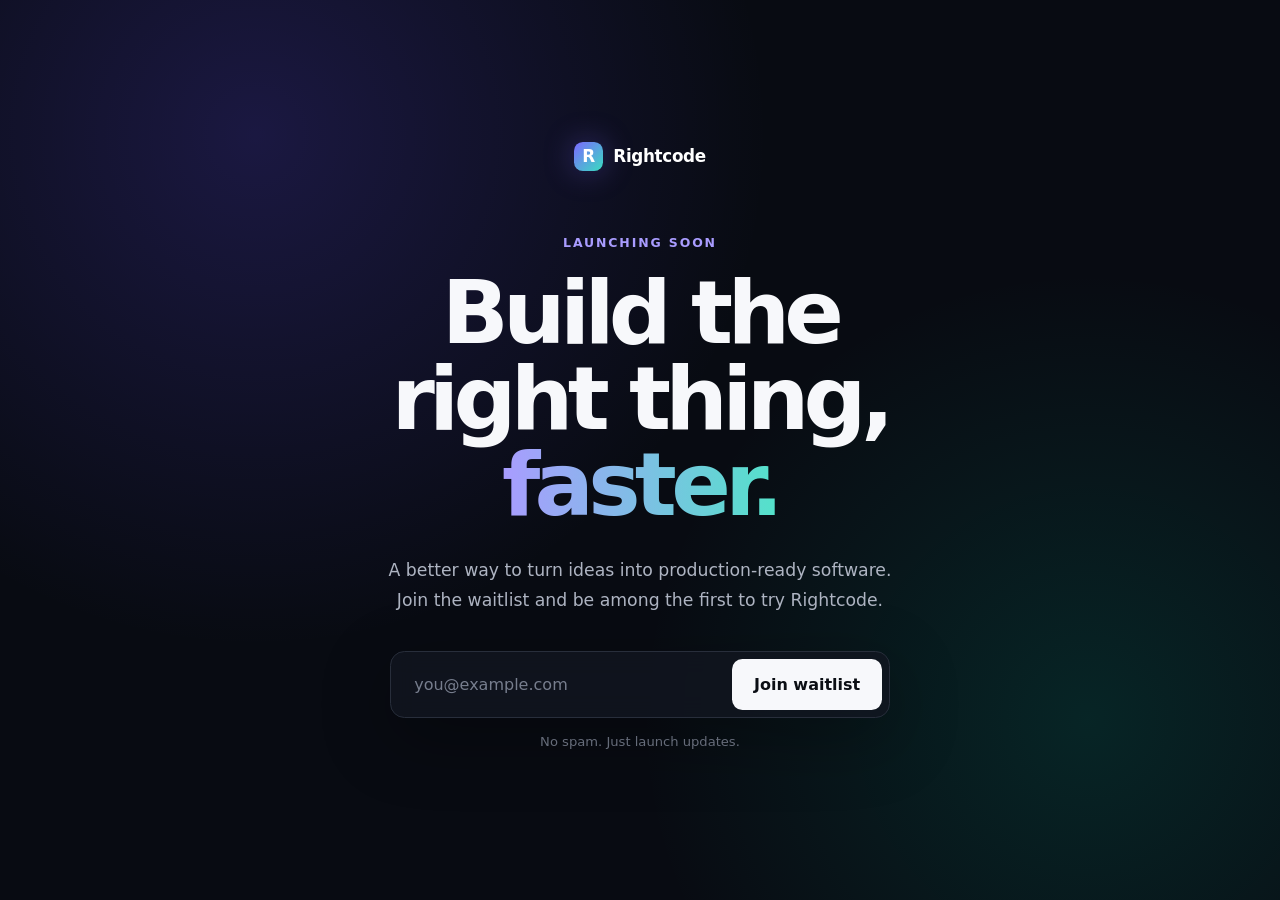
<file: index.html>
<!doctype html>
<html lang="en">
  <head>
    <meta charset="UTF-8" />
    <meta name="viewport" content="width=device-width, initial-scale=1.0" />
    <meta
      name="description"
      content="Join the Rightcode waitlist for early access and product updates."
    />
    <title>Rightcode — Join the waitlist</title>
    <style>
      :root {
        color-scheme: dark;
        font-family:
          Inter, ui-sans-serif, system-ui, -apple-system, BlinkMacSystemFont, "Segoe UI",
          sans-serif;
        background: #080b12;
        color: #f7f8fb;
      }

      * {
        box-sizing: border-box;
      }

      body {
        min-height: 100vh;
        margin: 0;
        display: grid;
        place-items: center;
        overflow: hidden;
        background:
          radial-gradient(circle at 20% 15%, rgba(101, 76, 255, 0.2), transparent 32rem),
          radial-gradient(circle at 85% 80%, rgba(0, 210, 170, 0.13), transparent 28rem),
          #080b12;
      }

      main {
        width: min(680px, calc(100% - 2rem));
        padding: 4rem 2rem;
        text-align: center;
      }

      .logo {
        display: inline-flex;
        align-items: center;
        gap: 0.65rem;
        margin-bottom: 4rem;
        color: #fff;
        font-size: 1.05rem;
        font-weight: 700;
        letter-spacing: -0.02em;
      }

      .logo-mark {
        width: 1.8rem;
        aspect-ratio: 1;
        display: grid;
        place-items: center;
        border-radius: 0.55rem;
        background: linear-gradient(135deg, #7c68ff, #38ddc0);
        box-shadow: 0 0 30px rgba(124, 104, 255, 0.35);
      }

      .eyebrow {
        margin: 0 0 1.25rem;
        color: #a99cff;
        font-size: 0.78rem;
        font-weight: 700;
        letter-spacing: 0.15em;
        text-transform: uppercase;
      }

      h1 {
        max-width: 620px;
        margin: 0 auto;
        font-size: clamp(2.8rem, 9vw, 5.5rem);
        line-height: 0.98;
        letter-spacing: -0.065em;
      }

      h1 span {
        color: transparent;
        background: linear-gradient(90deg, #a99cff, #53e2ca);
        background-clip: text;
        -webkit-background-clip: text;
      }

      .intro {
        max-width: 520px;
        margin: 1.75rem auto 2.25rem;
        color: #aeb4c2;
        font-size: 1.08rem;
        line-height: 1.7;
      }

      form {
        display: flex;
        gap: 0.65rem;
        max-width: 500px;
        margin: 0 auto;
        padding: 0.45rem;
        border: 1px solid #282e3b;
        border-radius: 0.9rem;
        background: rgba(18, 22, 32, 0.78);
        box-shadow: 0 20px 70px rgba(0, 0, 0, 0.32);
        backdrop-filter: blur(12px);
      }

      input,
      button {
        min-height: 3.15rem;
        border: 0;
        border-radius: 0.65rem;
        font: inherit;
      }

      input {
        min-width: 0;
        flex: 1;
        padding: 0 1rem;
        outline: none;
        background: transparent;
        color: #fff;
      }

      input::placeholder {
        color: #777e8e;
      }

      input:focus-visible {
        box-shadow: inset 0 0 0 2px #7c68ff;
      }

      button {
        padding: 0 1.35rem;
        cursor: pointer;
        background: #f7f8fb;
        color: #0b0e14;
        font-weight: 750;
        transition: transform 160ms ease, background 160ms ease;
      }

      button:hover {
        transform: translateY(-1px);
        background: #fff;
      }

      button:focus-visible {
        outline: 3px solid #7c68ff;
        outline-offset: 2px;
      }

      .note {
        min-height: 1.5rem;
        margin: 1rem 0 0;
        color: #777e8e;
        font-size: 0.82rem;
      }

      .note.success {
        color: #53e2ca;
      }

      @media (max-width: 540px) {
        main {
          padding-inline: 0.25rem;
        }

        .logo {
          margin-bottom: 3rem;
        }

        form {
          flex-direction: column;
        }

        input,
        button {
          width: 100%;
        }
      }

      @media (prefers-reduced-motion: reduce) {
        button {
          transition: none;
        }
      }
    </style>
  </head>
  <body>
    <main>
      <div class="logo" aria-label="Rightcode">
        <span class="logo-mark" aria-hidden="true">R</span>
        Rightcode
      </div>

      <p class="eyebrow">Launching soon</p>
      <h1>Build the right thing, <span>faster.</span></h1>
      <p class="intro">
        A better way to turn ideas into production-ready software. Join the waitlist and
        be among the first to try Rightcode.
      </p>

      <form id="waitlist-form">
        <label for="email" hidden>Email address</label>
        <input
          id="email"
          name="email"
          type="email"
          autocomplete="email"
          placeholder="you@example.com"
          aria-describedby="form-note"
          required
        />
        <button type="submit">Join waitlist</button>
      </form>
      <p class="note" id="form-note" aria-live="polite">No spam. Just launch updates.</p>
    </main>

    <script>
      const form = document.querySelector('#waitlist-form');
      const note = document.querySelector('#form-note');

      form.addEventListener('submit', (event) => {
        event.preventDefault();
        note.textContent = "You're on the list — we'll be in touch.";
        note.classList.add('success');
        form.reset();
      });
    </script>
  </body>
</html>
</file>
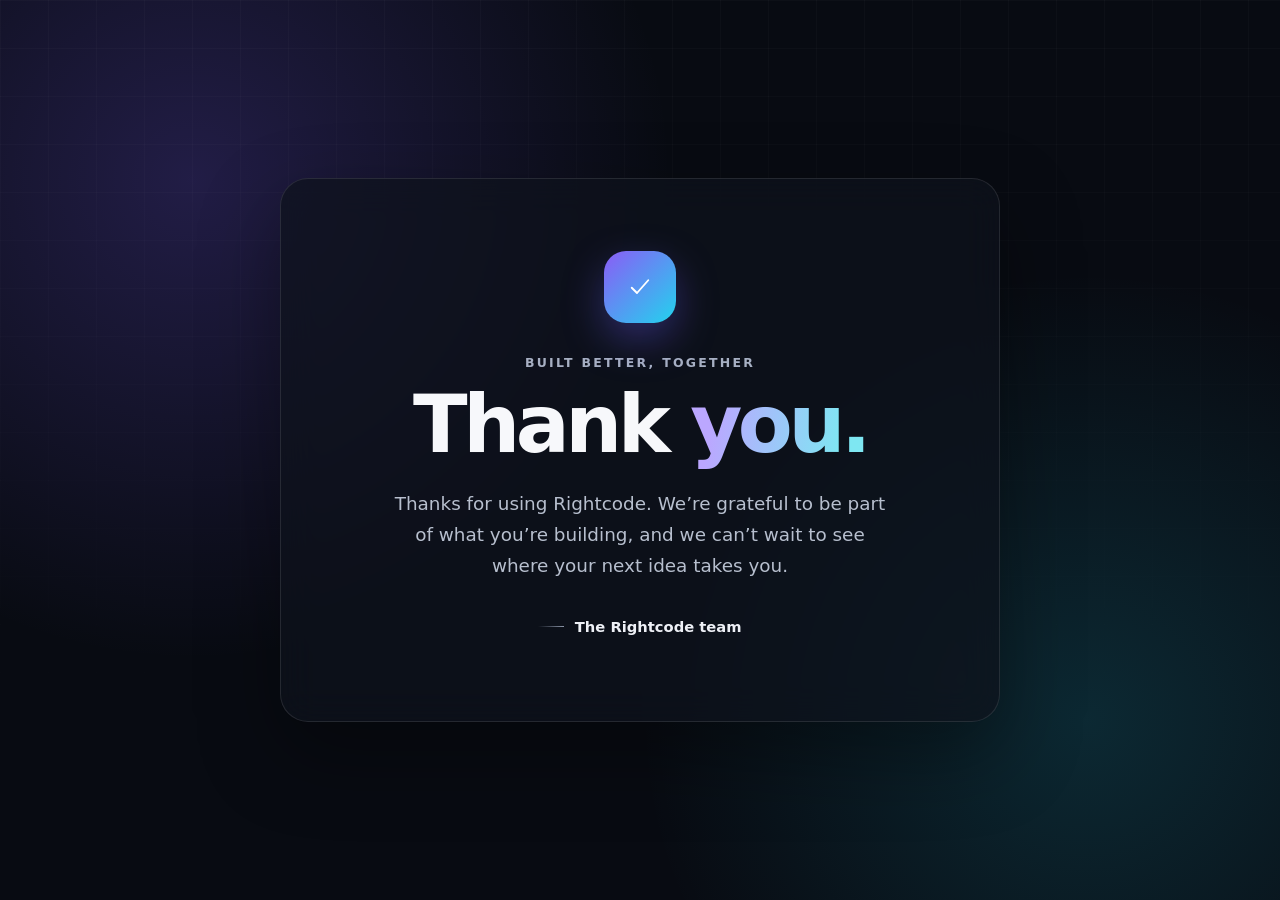
<file: thank-you.html>
<!doctype html>
<html lang="en">
  <head>
    <meta charset="utf-8" />
    <meta name="viewport" content="width=device-width, initial-scale=1" />
    <meta name="description" content="Thank you for using Rightcode." />
    <title>Thank You | Rightcode</title>
    <style>
      :root {
        color-scheme: dark;
        font-family:
          Inter, ui-sans-serif, system-ui, -apple-system, BlinkMacSystemFont, "Segoe UI",
          sans-serif;
        background: #080b12;
        color: #f7f8fb;
      }

      * {
        box-sizing: border-box;
      }

      body {
        min-width: 320px;
        min-height: 100vh;
        margin: 0;
        overflow: hidden;
        background:
          radial-gradient(circle at 15% 20%, rgba(125, 92, 255, 0.22), transparent 30rem),
          radial-gradient(circle at 85% 80%, rgba(34, 211, 238, 0.15), transparent 28rem),
          #080b12;
      }

      body::before {
        position: fixed;
        inset: 0;
        background-image:
          linear-gradient(rgba(255, 255, 255, 0.025) 1px, transparent 1px),
          linear-gradient(90deg, rgba(255, 255, 255, 0.025) 1px, transparent 1px);
        background-size: 48px 48px;
        content: "";
        mask-image: linear-gradient(to bottom, black, transparent 90%);
        pointer-events: none;
      }

      main {
        position: relative;
        display: grid;
        min-height: 100vh;
        place-items: center;
        padding: 2rem;
      }

      .card {
        width: min(100%, 720px);
        padding: clamp(2rem, 7vw, 4.5rem);
        border: 1px solid rgba(255, 255, 255, 0.1);
        border-radius: 28px;
        background: rgba(14, 18, 29, 0.72);
        box-shadow: 0 32px 80px rgba(0, 0, 0, 0.35);
        text-align: center;
        backdrop-filter: blur(18px);
      }

      .mark {
        display: grid;
        width: 72px;
        height: 72px;
        margin: 0 auto 2rem;
        border-radius: 22px;
        background: linear-gradient(135deg, #8b5cf6, #22d3ee);
        box-shadow: 0 16px 40px rgba(109, 94, 252, 0.35);
        place-items: center;
      }

      .mark svg {
        width: 36px;
        height: 36px;
        fill: none;
        stroke: white;
        stroke-linecap: round;
        stroke-linejoin: round;
        stroke-width: 2.5;
      }

      .eyebrow {
        margin: 0 0 1rem;
        color: #a7b0c3;
        font-size: 0.78rem;
        font-weight: 700;
        letter-spacing: 0.18em;
        text-transform: uppercase;
      }

      h1 {
        margin: 0;
        font-size: clamp(2.4rem, 8vw, 5rem);
        line-height: 0.98;
        letter-spacing: -0.055em;
      }

      h1 span {
        background: linear-gradient(100deg, #bba7ff 15%, #7ee7f2 85%);
        background-clip: text;
        color: transparent;
      }

      .message {
        max-width: 31rem;
        margin: 1.5rem auto 0;
        color: #b7bfce;
        font-size: clamp(1rem, 2.5vw, 1.15rem);
        line-height: 1.7;
      }

      .signature {
        display: inline-flex;
        align-items: center;
        gap: 0.65rem;
        margin-top: 2.25rem;
        color: #eef0f6;
        font-size: 0.92rem;
        font-weight: 650;
      }

      .signature::before {
        width: 26px;
        height: 1px;
        background: linear-gradient(90deg, transparent, #8b95a8);
        content: "";
      }

      @media (prefers-reduced-motion: no-preference) {
        .card {
          animation: arrive 700ms cubic-bezier(0.22, 1, 0.36, 1) both;
        }

        .mark {
          animation: arrive 700ms 120ms cubic-bezier(0.22, 1, 0.36, 1) both;
        }

        @keyframes arrive {
          from {
            opacity: 0;
            transform: translateY(18px) scale(0.98);
          }
        }
      }
    </style>
  </head>
  <body>
    <main>
      <section class="card" aria-labelledby="thank-you-title">
        <div class="mark" aria-hidden="true">
          <svg viewBox="0 0 48 48">
            <path d="m13 25 7 7 15-17" />
          </svg>
        </div>
        <p class="eyebrow">Built better, together</p>
        <h1 id="thank-you-title">Thank <span>you.</span></h1>
        <p class="message">
          Thanks for using Rightcode. We’re grateful to be part of what you’re building,
          and we can’t wait to see where your next idea takes you.
        </p>
        <p class="signature">The Rightcode team</p>
      </section>
    </main>
  </body>
</html>
</file>
